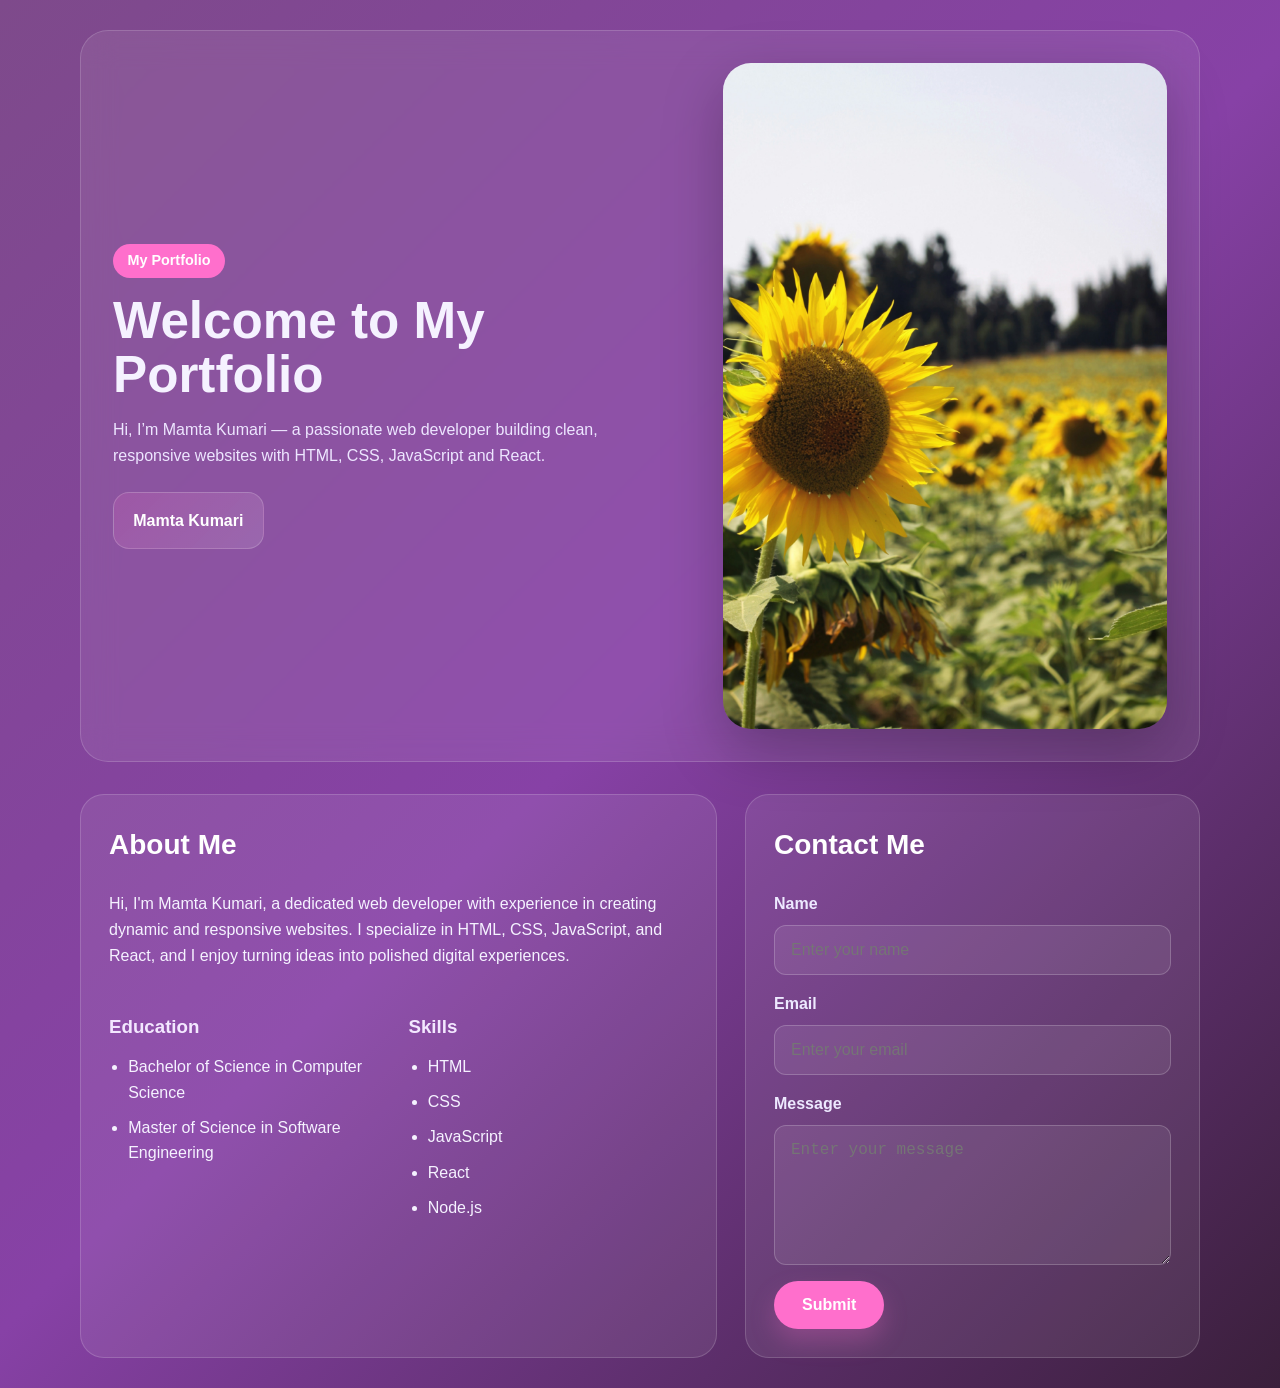
<file: my portfolio/index.html>
<!doctype html>
<html lang="en">
  <head>
    <meta charset="UTF-8" />
    <meta name="viewport" content="width=device-width, initial-scale=1.0" />
    <title>My Portfolio</title>
    <link rel="stylesheet" href="style.css" />
  </head>
  <body>
    <div class="page-shell">
      <header class="hero-card">
        <div class="hero-copy">
          <span class="eyebrow">My Portfolio</span>
          <h1>Welcome to My Portfolio</h1>
          <p>
            Hi, I’m Mamta Kumari — a passionate web developer building clean,
            responsive websites with HTML, CSS, JavaScript and React.
          </p>
          <div class="name-badge">Mamta Kumari</div>
        </div>
        <div class="hero-media">
          <img
            src="zeynep-s-lk3F07BN8T8-unsplash.jpg"
            alt="Mamta kumari portrait"
          />
        </div>
      </header>

      <main class="content-grid">
        <section class="card about-card">
          <h2>About Me</h2>
          <p>
            Hi, I'm Mamta Kumari, a dedicated web developer with experience in
            creating dynamic and responsive websites. I specialize in HTML, CSS,
            JavaScript, and React, and I enjoy turning ideas into polished
            digital experiences.
          </p>
          <div class="split-list">
            <div>
              <h3>Education</h3>
              <ul>
                <li>Bachelor of Science in Computer Science</li>
                <li>Master of Science in Software Engineering</li>
              </ul>
            </div>
            <div>
              <h3>Skills</h3>
              <ul>
                <li>HTML</li>
                <li>CSS</li>
                <li>JavaScript</li>
                <li>React</li>
                <li>Node.js</li>
              </ul>
            </div>
          </div>
        </section>

        <section class="card contact-card">
          <h2>Contact Me</h2>
          <form>
            <label>
              Name
              <input type="text" placeholder="Enter your name" />
            </label>
            <label>
              Email
              <input type="email" placeholder="Enter your email" />
            </label>
            <label>
              Message
              <textarea placeholder="Enter your message"></textarea>
            </label>
            <input type="submit" value="Submit" />
          </form>
        </section>
      </main>
    </div>
  </body>
</html>
</file>
<file: my portfolio/style.css>
* {
  box-sizing: border-box;
}

body {
  margin: 0;
  min-height: 100vh;
  background: linear-gradient(135deg, #7e4a8b 0%, #8741a6 50%, #3a1f3b 100%);
  color: #f5f2ff;
  font-family: Arial, sans-serif;
  line-height: 1.6;
  padding: 30px 20px;
}

.page-shell {
  max-width: 1120px;
  margin: 0 auto;
}

.hero-card {
  display: grid;
  grid-template-columns: 1.3fr 1fr;
  gap: 32px;
  align-items: center;
  background: rgba(255, 255, 255, 0.08);
  border: 1px solid rgba(255, 255, 255, 0.16);
  border-radius: 28px;
  padding: 32px;
  backdrop-filter: blur(16px);
}

.hero-copy {
  padding-right: 12px;
}

.eyebrow {
  display: inline-block;
  margin-bottom: 1rem;
  padding: 0.35rem 0.9rem;
  border-radius: 999px;
  background: #ff6fcc;
  color: #fff;
  font-size: 0.9rem;
  font-weight: 700;
}

.hero-card h1 {
  margin-top: 0;
  margin-bottom: 1rem;
  font-size: clamp(2.4rem, 4vw, 3.5rem);
  line-height: 1.05;
}

.hero-card p {
  margin: 0;
  max-width: 760px;
  color: #ede6ff;
}

.name-badge {
  display: inline-flex;
  margin-top: 1.5rem;
  padding: 0.9rem 1.2rem;
  border-radius: 16px;
  background: linear-gradient(135deg, rgba(255, 111, 204, 0.16), rgba(255, 255, 255, 0.12));
  border: 1px solid rgba(255, 255, 255, 0.18);
  color: #fff;
  font-weight: 700;
}

.hero-media img {
  width: 100%;
  height: auto;
  display: block;
  border-radius: 28px;
  box-shadow: 0 20px 60px rgba(0, 0, 0, 0.25);
}

.content-grid {
  display: grid;
  grid-template-columns: 1.4fr 1fr;
  gap: 28px;
  margin-top: 32px;
}

.card {
  background: rgba(255, 255, 255, 0.08);
  border: 1px solid rgba(255, 255, 255, 0.16);
  border-radius: 24px;
  padding: 28px;
}

.card h2 {
  margin-top: 0;
  color: #fff;
  font-size: 1.75rem;
}

.card h3 {
  margin-top: 1.25rem;
  margin-bottom: 0.75rem;
  color: #f3e8ff;
}

.card p {
  margin-bottom: 1.5rem;
}

.split-list {
  display: grid;
  grid-template-columns: 1fr 1fr;
  gap: 20px;
}

.split-list ul {
  padding-left: 1.2rem;
  margin: 0;
}

.split-list li {
  margin-bottom: 0.6rem;
}

.contact-card form {
  display: grid;
  gap: 16px;
}

label {
  display: grid;
  gap: 8px;
  font-weight: 600;
  color: #ede9ff;
}

input,
textarea {
  width: 100%;
  padding: 0.95rem 1rem;
  border-radius: 12px;
  border: 1px solid rgba(255, 255, 255, 0.2);
  background: rgba(255, 255, 255, 0.08);
  color: #fff;
  font-size: 1rem;
  resize: vertical;
}

textarea {
  min-height: 140px;
}

input:focus,
textarea:focus {
  outline: none;
  border-color: #ff6fcc;
  box-shadow: 0 0 0 4px rgba(255, 111, 204, 0.12);
}

input[type="submit"] {
  justify-self: start;
  width: auto;
  padding: 0.95rem 1.75rem;
  border: none;
  border-radius: 999px;
  background: #ff6fcc;
  color: #ffffff;
  font-weight: 700;
  cursor: pointer;
  box-shadow: 0 12px 24px rgba(255, 111, 204, 0.25);
  transition: transform 0.2s ease, background 0.2s ease;
}

input[type="submit"]:hover {
  background: #ff4ebc;
  transform: translateY(-2px);
}

@media (max-width: 900px) {
  .hero-card,
  .content-grid {
    grid-template-columns: 1fr;
  }

  .hero-card {
    padding: 24px;
  }
}

@media (max-width: 640px) {
  body {
    padding: 20px 16px;
  }

  .page-shell {
    margin: 0;
  }

  .hero-card,
  .card {
    border-radius: 20px;
  }

  .split-list {
    grid-template-columns: 1fr;
  }
}
</file>
